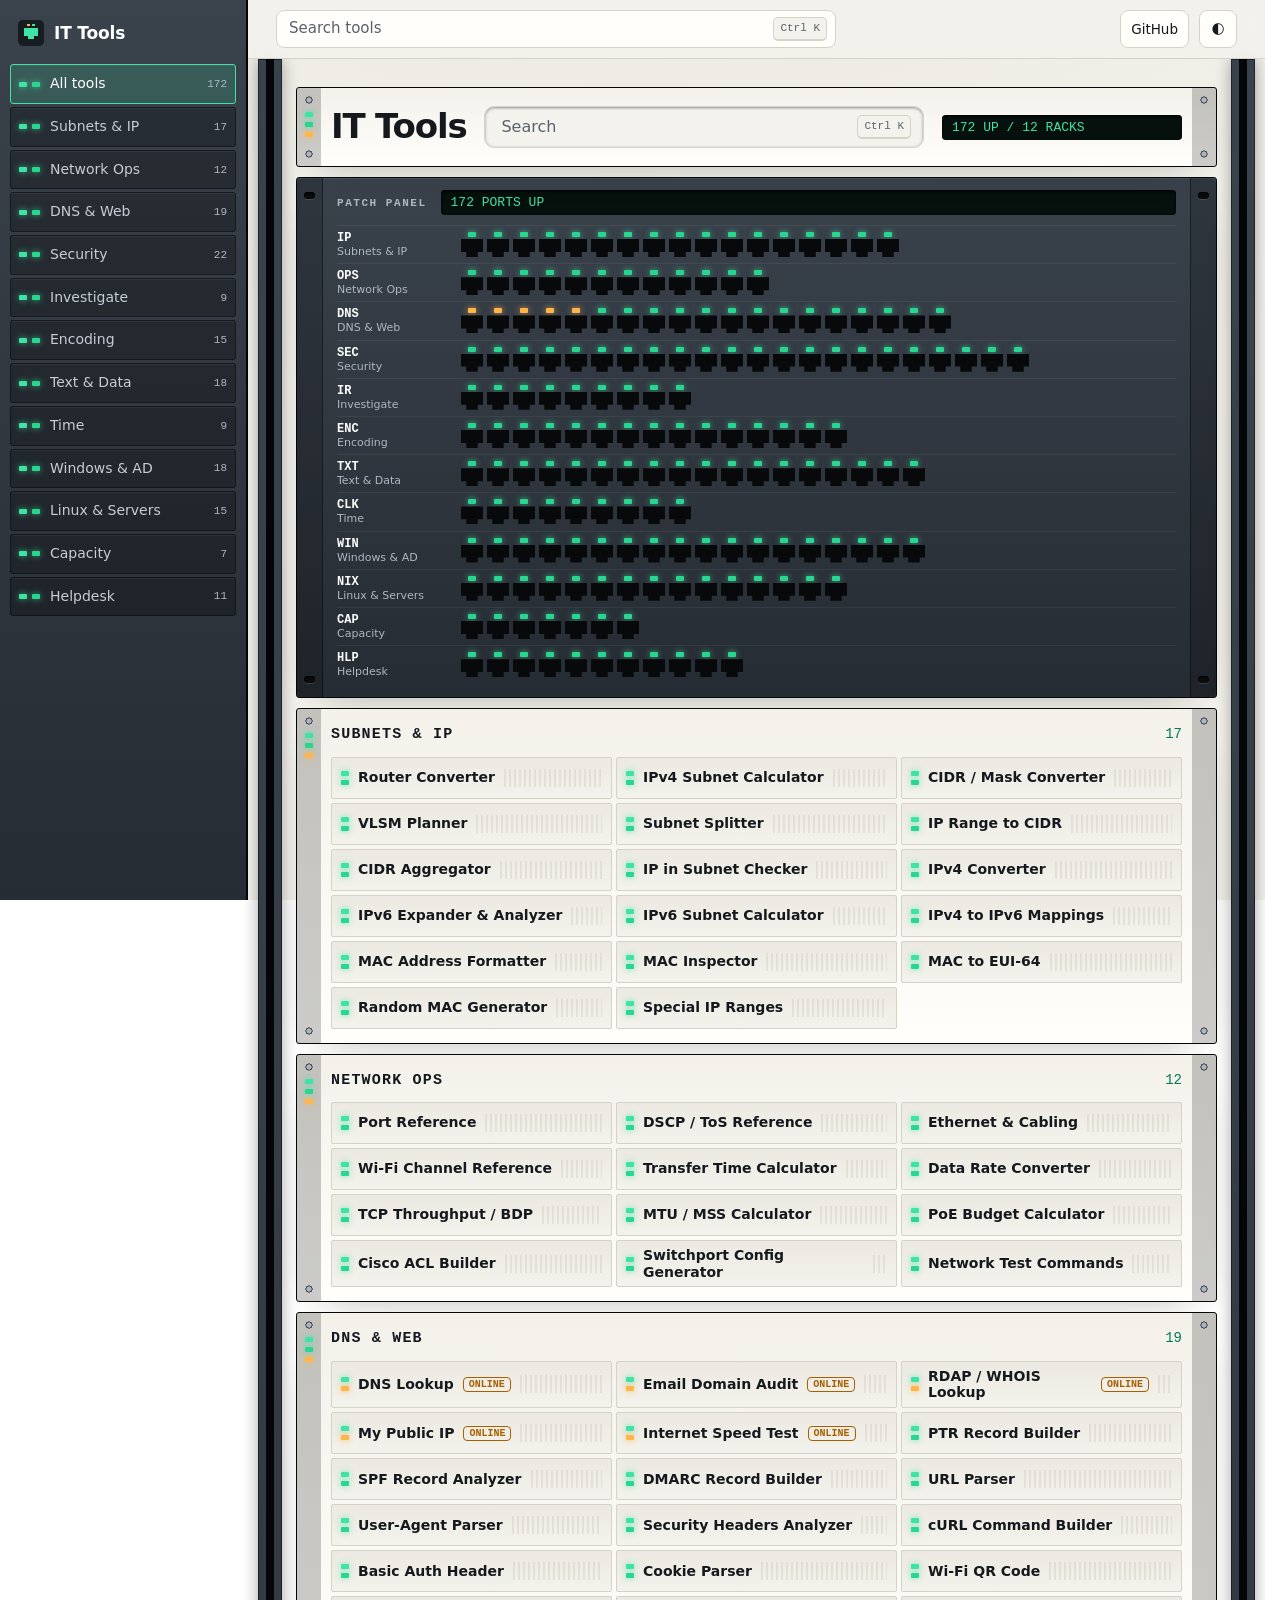
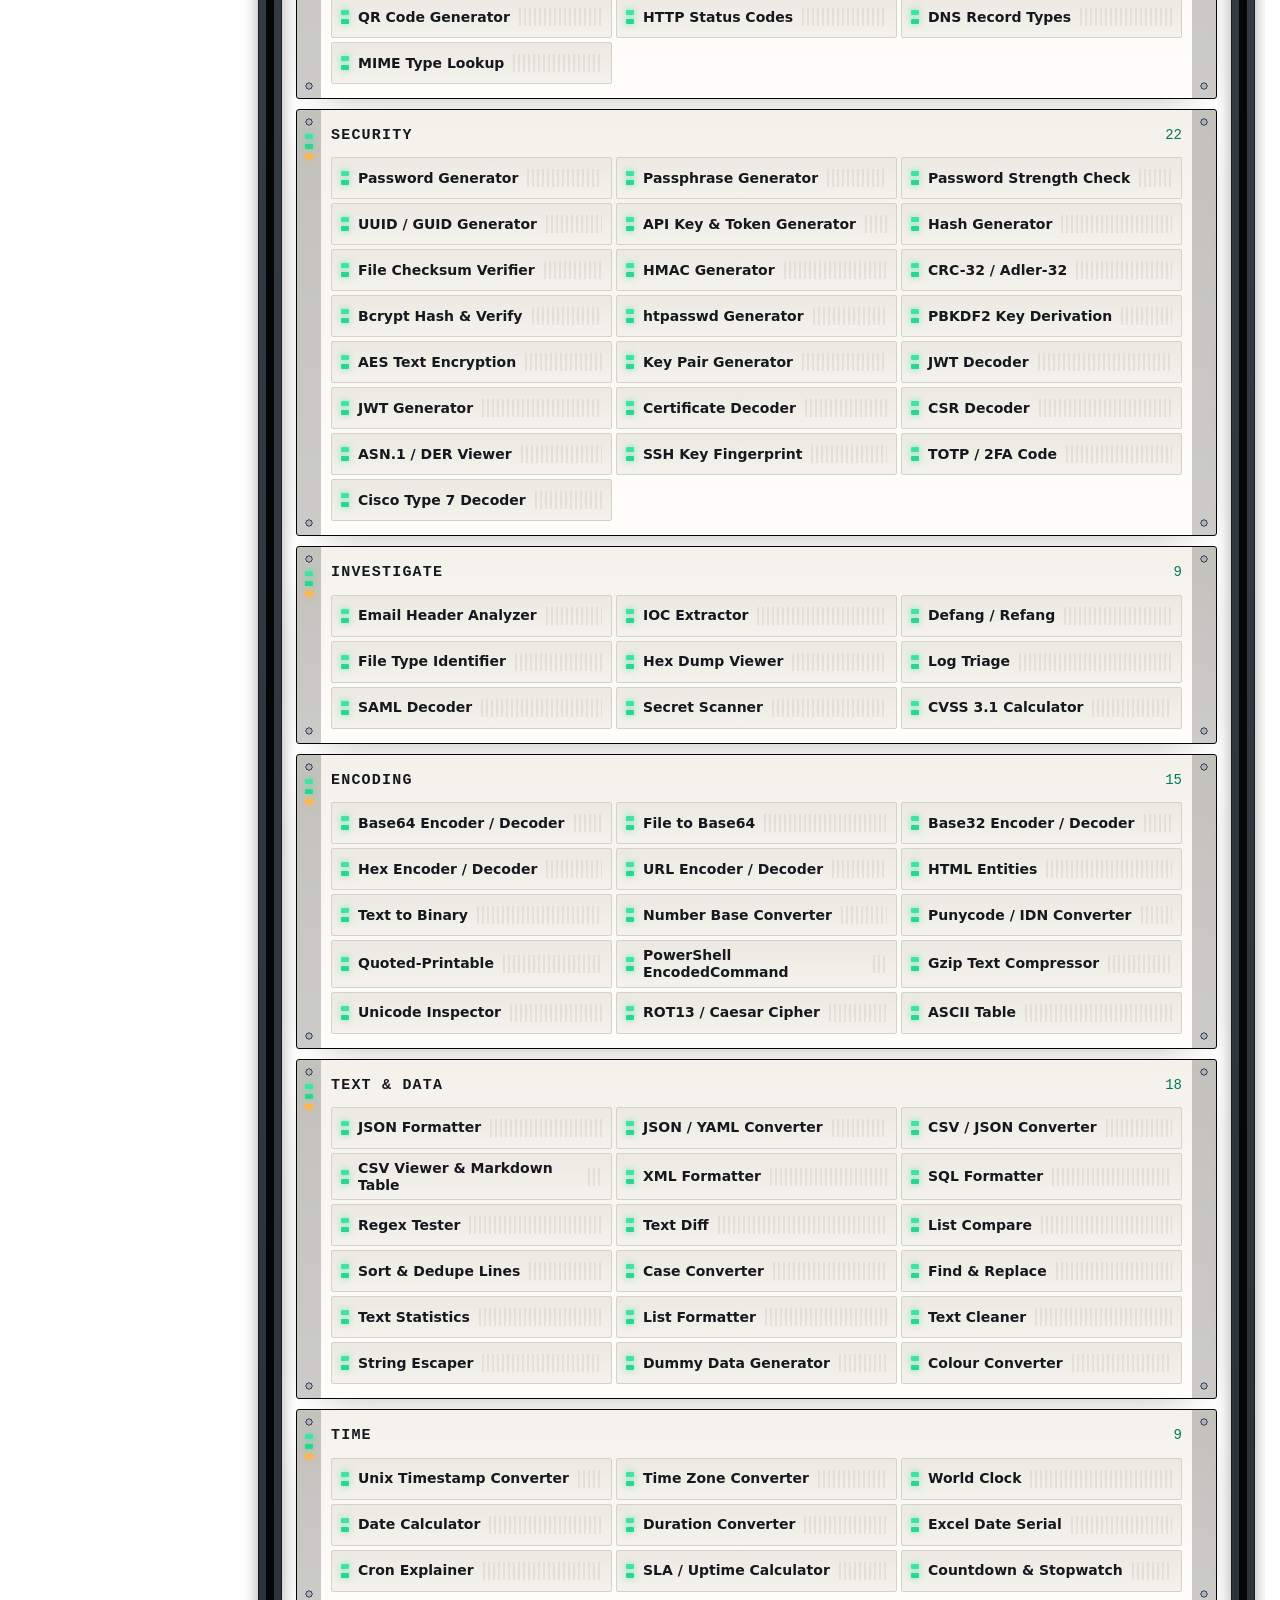
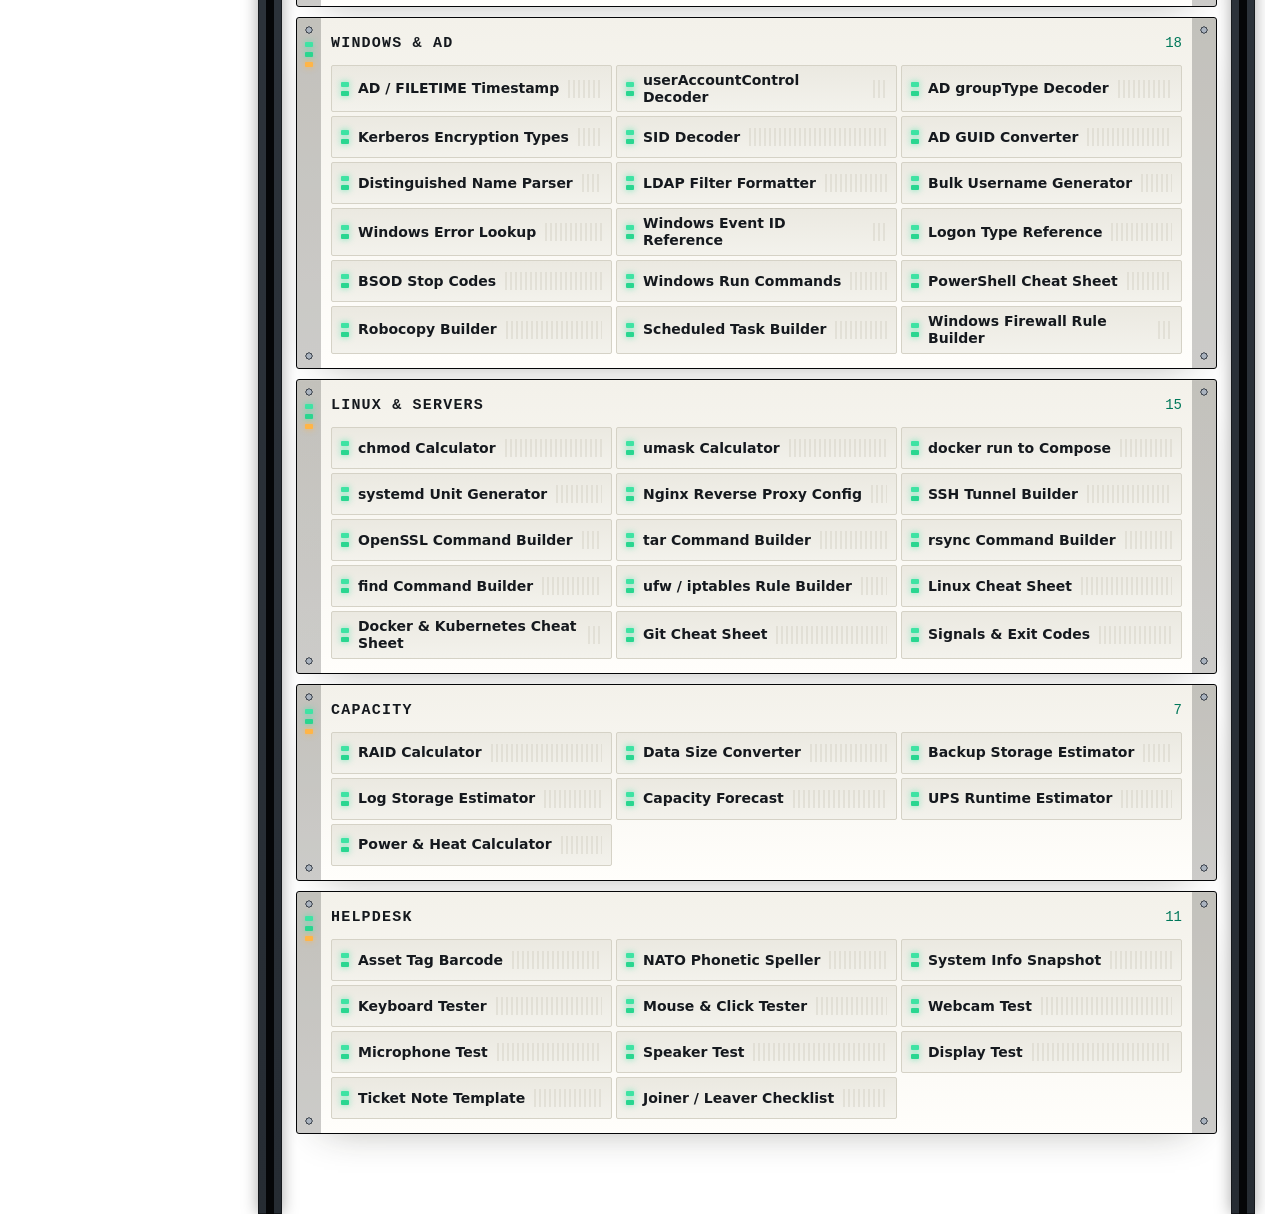
<file: index.html>
<!DOCTYPE html>
<html lang="en">
<head>
  <meta charset="UTF-8">
  <meta name="viewport" content="width=device-width, initial-scale=1.0">
  <meta http-equiv="Content-Security-Policy" content="default-src 'none'; script-src 'self'; style-src 'self'; img-src 'self' data: blob:; media-src 'self' blob: mediastream:; connect-src https://cloudflare-dns.com https://1.1.1.1 https://www.cloudflare.com https://speed.cloudflare.com https://rdap.org https://rdap.verisign.com https://rdap.arin.net https://rdap.db.ripe.net https://rdap.apnic.net https://rdap.lacnic.net https://rdap.afrinic.net https://rdap.nominet.uk https://rdap.publicinterestregistry.org https://pubapi.registry.google; base-uri 'none'; form-action 'none'">
  <meta name="referrer" content="no-referrer">
  <meta name="color-scheme" content="dark light">
  <title>IT Tools</title>
  <link rel="icon" href="assets/icon.svg" type="image/svg+xml">
  <link rel="stylesheet" href="assets/css/app.css">
</head>
<body>
  <a class="skip" href="#main">Skip to content</a>
  <div class="shell">
    <aside class="side" aria-label="Categories">
      <a class="brand" href="#/">
        <svg viewBox="0 0 26 26" aria-hidden="true"><rect width="26" height="26" rx="5" fill="#171c22"/><path d="M6 8h14v8h-4v3h-6v-3H6z" fill="#3fe3a4"/><rect x="9" y="4" width="3" height="2" fill="#ffb547"/><rect x="14" y="4" width="3" height="2" fill="#3fe3a4"/></svg>
        <span>IT Tools</span>
      </a>
      <nav id="nav"></nav>
    </aside>
    <div class="wrap">
      <div class="top">
        <button class="icon-btn" id="menu-btn" type="button" aria-label="Open categories">☰</button>
        <button id="open-search" type="button"><span>Search tools</span><kbd>Ctrl K</kbd></button>
        <a class="icon-btn" href="https://github.com/ethereus/IT-Tools" rel="noopener">GitHub</a>
        <button class="icon-btn" id="theme-btn" type="button" aria-label="Switch between light and dark">◐</button>
      </div>
      <main id="main" tabindex="-1">
        <noscript><p>JavaScript required.</p></noscript>
      </main>
    </div>
  </div>
  <div id="scrim"></div>
  <div id="palette" hidden>
    <div class="pal-box" role="dialog" aria-modal="true" aria-label="Search tools">
      <input id="pal-q" type="text" placeholder="Search" autocomplete="off" spellcheck="false" role="combobox" aria-expanded="true" aria-controls="pal-list">
      <div id="pal-list" role="listbox"></div>
    </div>
  </div>
  <div id="toast" role="status" aria-live="polite"></div>

  <script src="assets/vendor/qrcode.js"></script>
  <script src="assets/vendor/js-yaml.min.js"></script>
  <script src="assets/vendor/bcrypt.min.js"></script>
  <script src="assets/js/core.js"></script>
  <script src="assets/js/tools-network.js"></script>
  <script src="assets/js/tools-web.js"></script>
  <script src="assets/js/tools-security.js"></script>
  <script src="assets/js/tools-encode.js"></script>
  <script src="assets/js/tools-ops.js"></script>
  <script src="assets/js/custom.js"></script>
  <script src="assets/js/app.js"></script>
</body>
</html>
</file>
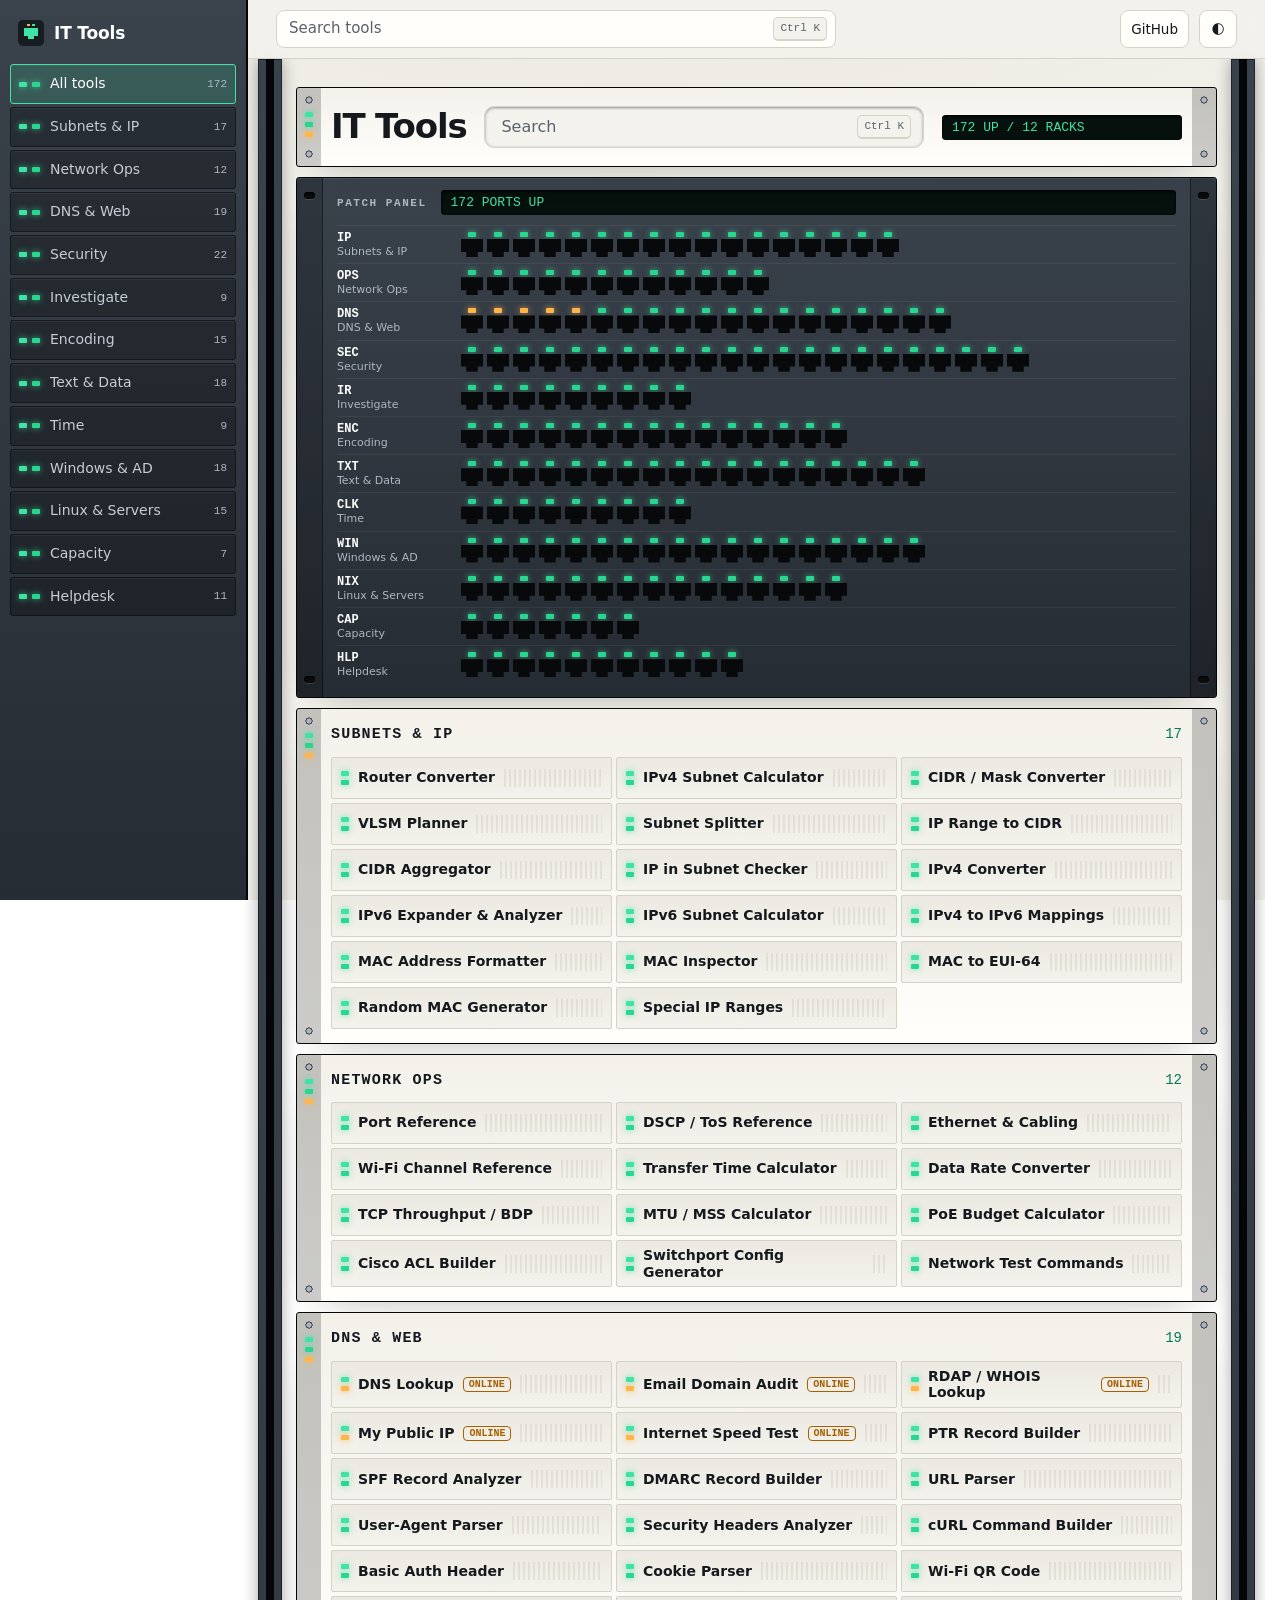
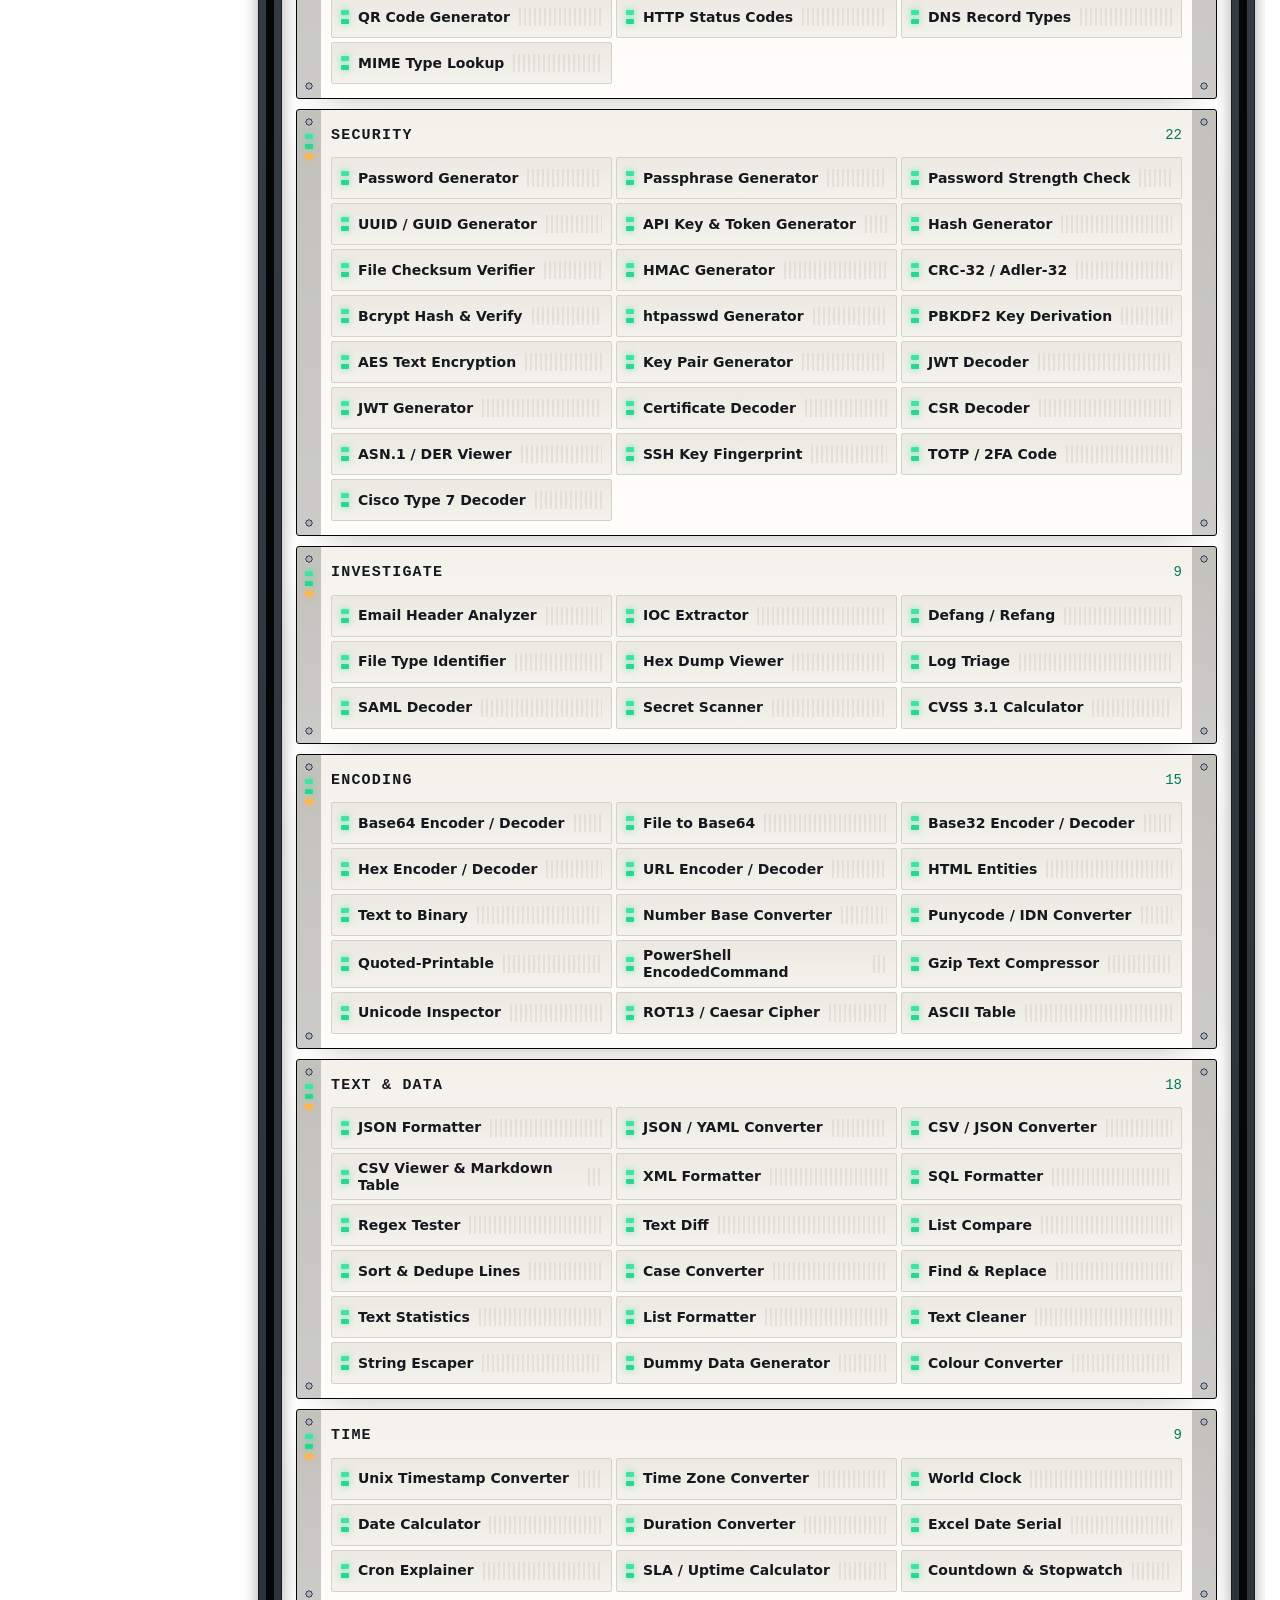
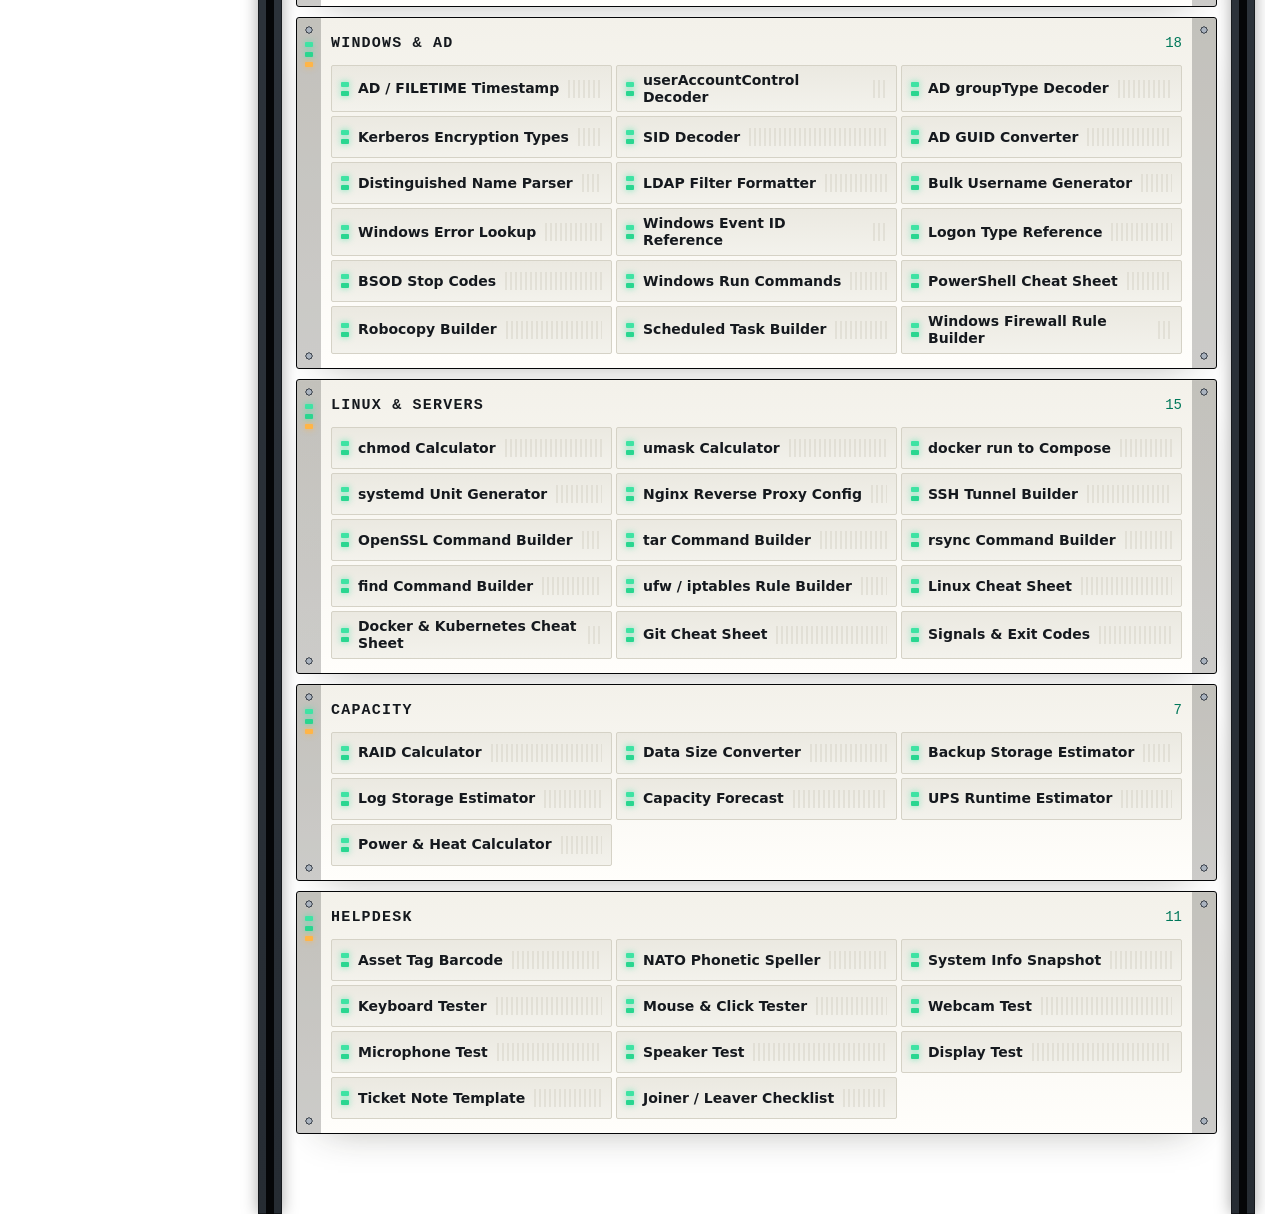
<file: pages/index.html>
<!DOCTYPE html>
<html lang="en">
<head>
    <meta charset="UTF-8">
    <meta name="viewport" content="width=device-width, initial-scale=1.0">
    <meta http-equiv="refresh" content="0; url=../index.html">
    <title>IT Tools</title>
    <link rel="stylesheet" href="../assets/css/app.css">
</head>
<body class="redirect">
    <p class="unit"><span class="leds"><i class="led pwr"></i><i class="led act"></i></span><a href="../index.html">IT Tools</a></p>
</body>
</html>
</file>
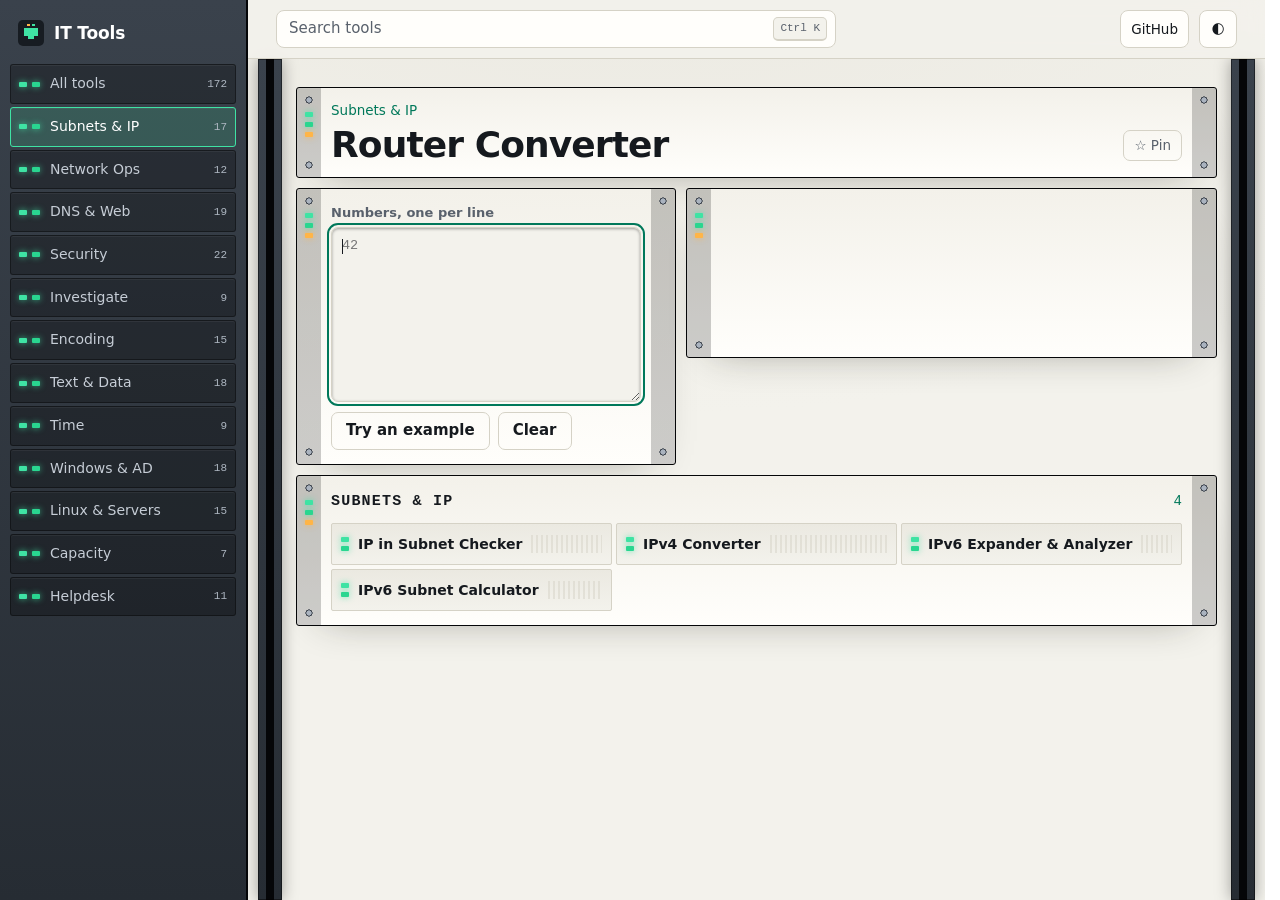
<file: pages/RouterConverter.html>
<!DOCTYPE html>
<html lang="en">
<head>
  <meta charset="UTF-8">
  <meta name="viewport" content="width=device-width, initial-scale=1.0">
  <meta http-equiv="refresh" content="0; url=../index.html#/router-converter">
  <title>Router Converter</title>
  <link rel="stylesheet" href="../assets/css/app.css">
</head>
<body class="redirect">
  <p class="unit"><span class="leds"><i class="led pwr"></i><i class="led act"></i></span><a href="../index.html#/router-converter">Router Converter</a></p>
</body>
</html>
</file>
<file: assets/css/app.css>
:root {
  color-scheme: dark;
  --bg: #0d1014;
  --bg-2: #12161b;
  --panel: #171c22;
  --panel-2: #1e242c;
  --line: #2b323c;
  --text: #e8ebef;
  --muted: #9aa4b1;
  --accent: #3fe3a4;
  --accent-ink: #06281c;
  --amber: #ffb547;
  --bad: #ff7a70;
  --warn: #ffc25a;
  --ok: #3fe3a4;
  --steel-1: #2a3038;
  --steel-2: #1a1f25;
  --jack: #07090b;
  --shadow: 0 18px 40px -24px rgba(0, 0, 0, .8);
  --mono: "Cascadia Code", "Cascadia Mono", "JetBrains Mono", ui-monospace, Consolas, "Liberation Mono", monospace;
  --sans: "Segoe UI Variable Text", "Segoe UI", system-ui, -apple-system, "Helvetica Neue", Arial, sans-serif;
  --r: 10px;
}
:root[data-theme="light"] { color-scheme: light; }
:root[data-theme="light"], :root:not([data-theme]) { }
@media (prefers-color-scheme: light) {
  :root:not([data-theme="dark"]) {
    color-scheme: light;
    --bg: #f3f2ec;
    --bg-2: #ebe9e1;
    --panel: #fffefb;
    --panel-2: #f3f1ea;
    --line: #d5d2c6;
    --text: #15191e;
    --muted: #59616c;
    --accent: #00785a;
    --accent-ink: #ffffff;
    --amber: #a75f00;
    --bad: #b42318;
    --warn: #8a5a00;
    --ok: #00785a;
    --steel-1: #3a424c;
    --steel-2: #262c33;
    --shadow: 0 18px 40px -28px rgba(30, 30, 20, .45);
  }
}
:root[data-theme="light"] {
  --bg: #f3f2ec;
  --bg-2: #ebe9e1;
  --panel: #fffefb;
  --panel-2: #f3f1ea;
  --line: #d5d2c6;
  --text: #15191e;
  --muted: #59616c;
  --accent: #00785a;
  --accent-ink: #ffffff;
  --amber: #a75f00;
  --bad: #b42318;
  --warn: #8a5a00;
  --ok: #00785a;
  --steel-1: #3a424c;
  --steel-2: #262c33;
  --shadow: 0 18px 40px -28px rgba(30, 30, 20, .45);
}

* { box-sizing: border-box; }
html { -webkit-text-size-adjust: 100%; scrollbar-gutter: stable; }
body { margin: 0; background: var(--bg); color: var(--text); font: 15px/1.55 var(--sans); }
[hidden] { display: none !important; }
a { color: inherit; }
h1, h2, h3, p { margin: 0; }
button, input, select, textarea { font: inherit; color: inherit; }
code, pre, kbd, .mono { font-family: var(--mono); font-variant-ligatures: none; }
:focus-visible { outline: 2px solid var(--accent); outline-offset: 2px; }
.offscreen { position: absolute; width: 1px; height: 1px; opacity: 0; pointer-events: none; }
.skip { position: absolute; left: -999px; top: 8px; background: var(--accent); color: var(--accent-ink); padding: 8px 12px; border-radius: 6px; z-index: 50; }
.skip:focus { left: 8px; }

/* ---------- Shell ---------- */
.shell { display: grid; grid-template-columns: 248px minmax(0, 1fr); min-height: 100vh; }
.side { position: sticky; top: 0; height: 100vh; overflow-y: auto; border-right: 1px solid var(--line); background: var(--bg-2); padding: 16px 10px; display: flex; flex-direction: column; gap: 14px; }
.brand { display: flex; align-items: center; gap: 10px; padding: 4px 8px; text-decoration: none; font-weight: 700; font-size: 17px; letter-spacing: -.01em; }
.brand svg { width: 26px; height: 26px; flex: none; }
#nav { display: flex; flex-direction: column; gap: 1px; }
#nav a { display: flex; align-items: center; gap: 10px; padding: 7px 8px; border-radius: 7px; text-decoration: none; color: var(--muted); font-size: 14px; }
#nav a:hover { color: var(--text); background: var(--panel); }
#nav a.on { color: var(--text); background: var(--panel-2); }
#nav a span:nth-child(2) { flex: 1; }
.nav-code { font: 600 11px/1 var(--mono); width: 28px; color: var(--accent); }
#nav small { font: 11px var(--mono); color: var(--muted); }
.side-foot { margin-top: auto; padding: 10px 8px 2px; font-size: 12.5px; color: var(--muted); border-top: 1px solid var(--line); }
.side-foot b { color: var(--text); font-weight: 600; }

.wrap { min-width: 0; display: flex; flex-direction: column; }
.top { position: sticky; top: 0; z-index: 10; display: flex; align-items: center; gap: 10px; padding: 10px 28px; background: color-mix(in srgb, var(--bg) 88%, transparent); backdrop-filter: blur(10px); border-bottom: 1px solid var(--line); }
#open-search { flex: 1; max-width: 560px; display: flex; align-items: center; justify-content: space-between; gap: 10px; height: 38px; padding: 0 8px 0 12px; border-radius: 8px; border: 1px solid var(--line); background: var(--panel); color: var(--muted); cursor: pointer; text-align: left; }
#open-search:hover { border-color: var(--muted); }
kbd { font-size: 11px; border: 1px solid var(--line); border-bottom-width: 2px; border-radius: 5px; padding: 2px 6px; color: var(--muted); background: var(--bg); white-space: nowrap; }
.icon-btn { height: 38px; min-width: 38px; padding: 0 10px; display: inline-flex; align-items: center; justify-content: center; border: 1px solid var(--line); background: var(--panel); border-radius: 8px; cursor: pointer; }
.icon-btn:hover { border-color: var(--muted); }
#menu-btn { display: none; }
.top a.icon-btn { text-decoration: none; font-size: 13.5px; margin-left: auto; }
main { padding: 28px 28px 80px; width: 100%; max-width: 1320px; margin: 0 auto; flex: 1; }

/* ---------- Home ---------- */
.hero { padding: 26px 0 26px; }
.hero h1 { font-size: clamp(34px, 5.4vw, 62px); line-height: 1.04; letter-spacing: -.035em; font-weight: 800; }
.hero h1 em { font-style: normal; color: var(--accent); }
.lede { color: var(--muted); max-width: 68ch; margin-top: 10px; font-size: 16px; }
.hero .lede { font-size: 17.5px; margin-top: 14px; }
.search-hero { margin-top: 20px; width: min(520px, 100%); height: 52px; display: flex; align-items: center; justify-content: space-between; padding: 0 12px 0 16px; background: var(--panel); border: 1px solid var(--line); color: var(--muted); border-radius: 10px; cursor: pointer; font-size: 16px; box-shadow: var(--shadow); }
.search-hero:hover { border-color: var(--accent); color: var(--text); }

/* The patch panel */
.panel { display: flex; background: linear-gradient(180deg, var(--steel-1), var(--steel-2)); border-radius: 6px; box-shadow: var(--shadow), inset 0 1px 0 rgba(255, 255, 255, .09); color: #dfe5ec; margin: 8px 0 34px; }
.ear { flex: 0 0 26px; display: flex; flex-direction: column; justify-content: space-between; align-items: center; padding: 14px 0; background: rgba(0, 0, 0, .18); }
.ear.l { border-radius: 6px 0 0 6px; border-right: 1px solid rgba(0, 0, 0, .4); }
.ear.r { border-radius: 0 6px 6px 0; border-left: 1px solid rgba(0, 0, 0, .4); }
.ear i { width: 11px; height: 7px; border-radius: 4px; background: #0a0c0e; box-shadow: inset 0 1px 2px #000, 0 1px 0 rgba(255, 255, 255, .12); }
.pp-body { flex: 1; min-width: 0; padding: 12px 14px 14px; }
.pp-head { display: flex; align-items: center; gap: 14px; margin-bottom: 10px; flex-wrap: wrap; }
.pp-brand { font: 600 11px var(--mono); letter-spacing: .14em; color: #aeb7c2; }
.lcd { flex: 1; min-width: 220px; font: 13px var(--mono); color: #3fe3a4; background: #06100c; border-radius: 4px; padding: 5px 10px; box-shadow: inset 0 1px 3px #000; white-space: nowrap; overflow: hidden; text-overflow: ellipsis; }
.pp-row { display: flex; gap: 12px; align-items: center; padding: 5px 0; border-top: 1px solid rgba(255, 255, 255, .06); }
.pp-label { flex: 0 0 112px; display: flex; flex-direction: column; text-decoration: none; line-height: 1.2; }
.pp-label b { font: 700 12px var(--mono); color: #fff; }
.pp-label span { font-size: 11px; color: #aeb7c2; white-space: nowrap; overflow: hidden; text-overflow: ellipsis; }
.pp-label:hover span { color: #fff; }
.pp-ports { display: flex; flex-wrap: wrap; gap: 3px 4px; min-width: 0; }
.port { position: relative; width: 22px; height: 25px; display: block; }
.port .jack { position: absolute; left: 0; right: 0; bottom: 0; height: 18px; background: var(--jack); clip-path: polygon(0 0, 100% 0, 100% 72%, 76% 72%, 76% 100%, 24% 100%, 24% 72%, 0 72%); transition: background .12s; }
.port:hover .jack, .port:focus-visible .jack { background: #3fe3a4; }
.led { position: absolute; top: 0; left: 8px; width: 6px; height: 4px; border-radius: 1px; background: #1fb57d; box-shadow: 0 0 5px rgba(63, 227, 164, .55); }
.led.amber { background: #ffb547; box-shadow: 0 0 5px rgba(255, 181, 71, .6); }
.led.act { animation: blink 4.7s steps(1) infinite; }
@keyframes blink { 0%, 86%, 92%, 100% { opacity: 1; } 88%, 95% { opacity: .15; } }

/* ---------- Sections and cards ---------- */
.sec { margin-top: 34px; }
.sec h2 { font-size: 20px; letter-spacing: -.015em; }
.sec h2 a { text-decoration: none; }
.sec h2 a:hover { color: var(--accent); }
.sec-head { display: flex; align-items: baseline; gap: 12px; flex-wrap: wrap; }
.sec-head span { color: var(--muted); font-size: 14px; }
.cards { display: grid; grid-template-columns: repeat(auto-fill, minmax(258px, 1fr)); gap: 10px; margin-top: 12px; }
.card { display: flex; flex-direction: column; gap: 4px; padding: 13px 14px; min-height: 92px; background: var(--panel); border: 1px solid var(--line); border-radius: var(--r); text-decoration: none; transition: border-color .12s, transform .12s; }
.card:hover { border-color: var(--accent); transform: translateY(-1px); }
.card-top { display: flex; align-items: center; gap: 6px; }
.card-top b { font-weight: 650; flex: 1; }
.card-desc { color: var(--muted); font-size: 13.5px; line-height: 1.42; display: -webkit-box; -webkit-line-clamp: 2; -webkit-box-orient: vertical; overflow: hidden; }
.tag { font: 600 10px var(--mono); padding: 1px 5px; border-radius: 4px; color: var(--amber); border: 1px solid currentColor; }
.pin { color: var(--amber); }
.more { display: inline-block; margin-top: 10px; color: var(--accent); font-weight: 600; font-size: 14px; }

/* ---------- Tool page ---------- */
.page-head { margin-bottom: 18px; }
.page-head h1 { font-size: clamp(26px, 3.4vw, 36px); line-height: 1.12; letter-spacing: -.025em; font-weight: 750; }
.crumb { font-size: 13.5px; color: var(--muted); margin-bottom: 4px; }
.crumb a { color: var(--accent); text-decoration: none; }
.crumb a:hover { text-decoration: underline; }
.title-row { display: flex; align-items: center; gap: 12px; justify-content: space-between; flex-wrap: wrap; }
.star { background: none; border: 1px solid var(--line); border-radius: 7px; padding: 4px 10px; cursor: pointer; color: var(--muted); font-size: 13.5px; }
.star:hover { border-color: var(--muted); }
.star.on { color: var(--amber); border-color: var(--amber); }
.badge { display: inline-block; margin-top: 10px; font-size: 12.5px; color: var(--ok); padding-left: 16px; position: relative; }
.badge::before { content: ""; position: absolute; left: 0; top: 6px; width: 8px; height: 8px; border-radius: 2px; background: currentColor; }
.badge.net { color: var(--amber); }
.tool-body { display: grid; grid-template-columns: minmax(300px, 5fr) minmax(0, 7fr); gap: 18px; align-items: start; }
.tool-body.wide { grid-template-columns: minmax(0, 1fr); }
.form { display: grid; grid-template-columns: 1fr 1fr; gap: 12px; padding: 16px; background: var(--panel); border: 1px solid var(--line); border-radius: var(--r); }
.field { min-width: 0; grid-column: span 2; }
.field.t-num, .field.t-select, .field.t-seg, .field.t-check, .field.t-range, .field.t-date, .field.t-color, .field.half { grid-column: span 1; }
.lab { display: block; font-size: 13px; color: var(--muted); margin-bottom: 4px; font-weight: 550; }
.lab b { color: var(--accent); font-family: var(--mono); }
input[type="text"], input[type="number"], input[type="password"], input[type="date"], input[type="datetime-local"], select, textarea { width: 100%; background: var(--bg); border: 1px solid var(--line); border-radius: 7px; padding: 8px 10px; min-height: 38px; }
textarea { resize: vertical; line-height: 1.45; display: block; }
.mono { font-size: 13.5px; }
input:hover, select:hover, textarea:hover { border-color: var(--muted); }
input[type="range"] { width: 100%; accent-color: var(--accent); }
input[type="color"] { width: 100%; height: 38px; padding: 2px; background: var(--bg); border: 1px solid var(--line); border-radius: 7px; cursor: pointer; }
.check { display: flex; align-items: center; gap: 8px; min-height: 30px; font-size: 14px; cursor: pointer; }
.check input { width: 16px; height: 16px; accent-color: var(--accent); flex: none; }
.seg { display: flex; flex-wrap: wrap; border: 1px solid var(--line); border-radius: 7px; overflow: hidden; background: var(--bg); }
.seg button { flex: 1; min-height: 36px; padding: 0 9px; background: none; border: 0; cursor: pointer; font-size: 13.5px; color: var(--muted); white-space: nowrap; }
.seg button:hover { color: var(--text); }
.seg button.on { background: var(--accent); color: var(--accent-ink); font-weight: 650; }
.seg button:focus-visible { outline-offset: -2px; }
.with-btn { display: flex; gap: 6px; }
.drop { display: block; padding: 22px 14px; text-align: center; color: var(--muted); border: 1px dashed var(--line); border-radius: 8px; cursor: pointer; overflow-wrap: anywhere; }
.drop:hover, .drop.over { border-color: var(--accent); color: var(--text); }
input[type="file"]:focus-visible + .drop { outline: 2px solid var(--accent); }
.hint { font-size: 12.5px; color: var(--muted); margin-top: 6px; }
.form-acts { grid-column: span 2; display: flex; gap: 8px; flex-wrap: wrap; align-items: center; }
.form-acts input { width: 110px; }
.form-acts .lab { margin: 0; }
.form-acts select { width: auto; }
.primary, .ghost { min-height: 38px; padding: 0 14px; border-radius: 7px; font-weight: 600; cursor: pointer; border: 1px solid transparent; }
.primary { background: var(--accent); color: var(--accent-ink); }
.primary:hover { filter: brightness(1.08); }
.primary:disabled { opacity: .5; cursor: progress; }
.ghost { background: none; border-color: var(--line); color: var(--text); }
.ghost:hover { border-color: var(--muted); }
.mini { padding: 2px 8px; min-height: 26px; font-size: 12px; background: var(--panel-2); border: 1px solid var(--line); border-radius: 5px; cursor: pointer; color: var(--muted); white-space: nowrap; }
.mini:hover { color: var(--text); border-color: var(--muted); }

/* ---------- Output ---------- */
.output { display: flex; flex-direction: column; gap: 12px; min-width: 0; }
.block { background: var(--panel); border: 1px solid var(--line); border-radius: var(--r); padding: 14px; min-width: 0; display: flex; flex-direction: column; gap: 10px; }
.block-head h3 { font-size: 14px; font-weight: 650; }
.block-foot { display: flex; align-items: center; justify-content: space-between; gap: 10px; font-size: 12.5px; color: var(--muted); }
.acts { display: flex; gap: 6px; }
.empty { display: flex; align-items: center; justify-content: center; min-height: 170px; padding: 20px; color: var(--muted); border: 1px dashed var(--line); border-radius: var(--r); text-align: center; }
.note { padding: 9px 12px; border-radius: 7px; border-left: 3px solid var(--muted); background: var(--panel-2); font-size: 14px; overflow-wrap: anywhere; }
.note.ok { border-color: var(--ok); }
.note.warn { border-color: var(--warn); }
.note.bad { border-color: var(--bad); }
.block > .note:only-child { margin: -14px; border-radius: var(--r); border-top: 0; border-right: 0; border-bottom: 0; }
pre.out, pre.diff { margin: 0; padding: 12px; background: var(--bg); border: 1px solid var(--line); border-radius: 7px; overflow: auto; max-height: 60vh; font-size: 13px; line-height: 1.5; white-space: pre-wrap; overflow-wrap: anywhere; }
.diff span { display: block; }
.diff .add { background: color-mix(in srgb, var(--ok) 18%, transparent); }
.diff .del { background: color-mix(in srgb, var(--bad) 18%, transparent); }
.kv { display: flex; flex-direction: column; }
.kv-row { display: grid; grid-template-columns: minmax(110px, 200px) minmax(0, 1fr) auto; gap: 10px; align-items: baseline; padding: 6px 0; border-top: 1px solid var(--line); }
.kv-row:first-child { border-top: 0; padding-top: 0; }
.kv-row .k { color: var(--muted); font-size: 13.5px; }
.kv-row .v { font-size: 13.5px; overflow-wrap: anywhere; white-space: pre-wrap; }
.kv-row .mini { opacity: .55; }
.kv-row:hover .mini, .kv-row .mini:focus-visible { opacity: 1; }
.table-wrap { overflow: auto; max-height: 68vh; border: 1px solid var(--line); border-radius: 7px; }
table { border-collapse: collapse; width: 100%; font-size: 13.5px; }
th { position: sticky; top: 0; background: var(--panel-2); text-align: left; font-weight: 600; font-size: 12.5px; color: var(--muted); }
th, td { padding: 6px 10px; border-bottom: 1px solid var(--line); vertical-align: top; overflow-wrap: anywhere; }
td { font-family: var(--mono); font-size: 13px; }
tbody tr:last-child td { border-bottom: 0; }
tbody tr:hover td { background: var(--panel-2); }
.bigval { font: 700 clamp(30px, 6vw, 52px)/1.1 var(--mono); letter-spacing: .02em; color: var(--accent); overflow-wrap: anywhere; }
.bigval.small { font: 650 19px/1.35 var(--sans); letter-spacing: 0; color: var(--text); }
.bigbar { display: flex; }
.meter-row { display: flex; justify-content: space-between; gap: 10px; font-size: 14px; }
.meter-row b { font-family: var(--mono); font-size: 13.5px; }
.meter { height: 8px; border-radius: 4px; background: var(--bg); overflow: hidden; }
.meter.tall { height: 20px; }
.meter i { display: block; height: 100%; background: var(--ok); transition: width .1s; }
.meter i.warn { background: var(--warn); }
.meter i.bad { background: var(--bad); }
.bits { display: flex; flex-wrap: wrap; gap: 8px; font: 15px var(--mono); }
.octet { display: inline-flex; }
.octet i { font-style: normal; width: 1.25em; text-align: center; padding: 3px 0; }
.octet i.n { background: color-mix(in srgb, var(--accent) 24%, transparent); color: var(--text); }
.octet i.h { background: var(--bg); color: var(--muted); }
.bits-key { display: flex; gap: 14px; margin-top: 6px; font-size: 12.5px; color: var(--muted); }
.bits-key .n { color: var(--accent); }
.svgbox { background: #fff; padding: 12px; border-radius: 8px; width: min(320px, 100%); margin: 0 auto; }
.svgbox.wide { width: min(520px, 100%); }
.svgbox img { display: block; width: 100%; height: auto; }
.related { margin-top: 42px; }

/* ---------- Custom stages ---------- */
.stage { display: flex; flex-direction: column; gap: 12px; }
.stage .form-acts { grid-column: auto; }
.stats { display: grid; grid-template-columns: repeat(auto-fit, minmax(120px, 1fr)); gap: 10px; }
.stat { display: flex; flex-direction: column; gap: 2px; padding: 12px; background: var(--panel); border: 1px solid var(--line); border-radius: var(--r); }
.stat span { font-size: 12.5px; color: var(--muted); }
.stat b { font: 700 24px var(--mono); }
.stat.hit { border-color: var(--accent); }
.pad { display: flex; align-items: center; justify-content: center; min-height: 240px; padding: 16px; text-align: center; color: var(--muted); background: var(--panel); border: 1px dashed var(--line); border-radius: var(--r); user-select: none; cursor: crosshair; }
.video { width: 100%; max-width: 760px; aspect-ratio: 16/9; background: #000; border-radius: var(--r); transform: scaleX(-1); }
.clock { font: 700 clamp(44px, 12vw, 104px)/1 var(--mono); letter-spacing: .02em; color: var(--accent); padding: 22px 0; font-variant-numeric: tabular-nums; }
.clock.done { color: var(--bad); }
.laps { margin: 0; padding-left: 24px; font-family: var(--mono); color: var(--muted); }
.tool-meta { display: flex; align-items: center; gap: 14px; flex-wrap: wrap; font-size: 14px; color: var(--muted); }
.tool-meta b { color: var(--accent); font-family: var(--mono); }
.tool-meta .v { flex: 1; min-width: 200px; font-size: 13px; color: var(--text); }
.kbd { display: flex; flex-direction: column; gap: 4px; padding: 12px; background: var(--panel); border: 1px solid var(--line); border-radius: var(--r); overflow-x: auto; }
.kbd-row { display: flex; gap: 4px; min-width: 720px; }
.key { flex: 1 1 0; min-width: 0; height: 40px; display: flex; align-items: center; justify-content: center; font: 11px var(--mono); color: var(--muted); background: var(--bg); border: 1px solid var(--line); border-radius: 5px; overflow: hidden; }
.key.hit { background: color-mix(in srgb, var(--accent) 22%, var(--bg)); color: var(--text); border-color: var(--accent); }
.key.down { background: var(--accent); color: var(--accent-ink); }
.screen-stage { height: 160px; border-radius: var(--r); border: 1px solid var(--line); cursor: pointer; }
.screen-stage:fullscreen { border: 0; border-radius: 0; cursor: none; }
.screen-stage[data-p="white"] { background: #fff; }
.screen-stage[data-p="black"] { background: #000; }
.screen-stage[data-p="red"] { background: #f00; }
.screen-stage[data-p="green"] { background: #0f0; }
.screen-stage[data-p="blue"] { background: #00f; }
.screen-stage[data-p="ramp"] { background: linear-gradient(90deg, #000, #fff); }
.screen-stage[data-p="check"] { background: repeating-conic-gradient(#000 0 25%, #fff 0 50%) 0 0 / 32px 32px; }

/* ---------- Palette ---------- */
#palette { position: fixed; inset: 0; z-index: 40; background: rgba(5, 7, 9, .6); backdrop-filter: blur(3px); padding: 11vh 16px 16px; }
.pal-box { max-width: 620px; margin: 0 auto; background: var(--panel); border: 1px solid var(--line); border-radius: 12px; box-shadow: 0 30px 80px -20px rgba(0, 0, 0, .7); overflow: hidden; }
#pal-q { width: 100%; height: 54px; padding: 0 16px; border: 0; border-bottom: 1px solid var(--line); border-radius: 0; background: none; font-size: 17px; outline: 0; }
#pal-list { max-height: 54vh; overflow-y: auto; padding: 6px; }
#pal-list a { display: flex; align-items: center; gap: 12px; padding: 8px 10px; border-radius: 8px; text-decoration: none; }
#pal-list a.on { background: var(--panel-2); box-shadow: inset 2px 0 0 var(--accent); }
.pal-code { font: 600 11px var(--mono); color: var(--accent); width: 30px; flex: none; }
.pal-txt { min-width: 0; display: flex; flex-direction: column; }
.pal-txt b { font-weight: 600; }
.pal-txt small { color: var(--muted); white-space: nowrap; overflow: hidden; text-overflow: ellipsis; }
.pal-none { padding: 22px; text-align: center; color: var(--muted); }
#toast { position: fixed; left: 50%; bottom: 26px; transform: translate(-50%, 20px); opacity: 0; pointer-events: none; z-index: 60; background: var(--text); color: var(--bg); padding: 7px 14px; border-radius: 7px; font-weight: 600; font-size: 14px; transition: opacity .15s, transform .15s; }
#toast.on { opacity: 1; transform: translate(-50%, 0); }
#scrim { display: none; }

/* ---------- Rack ---------- */
body { background: radial-gradient(120% 80% at 50% -10%, var(--bg-2), var(--bg) 70%) fixed; }
main { position: relative; padding-inline: 48px; display: flex; flex-direction: column; gap: 10px; }
main::before, main::after {
  content: ""; position: absolute; top: 0; bottom: 0; width: 24px; z-index: 1; pointer-events: none;
  background:
    linear-gradient(#050608, #050608) 8px 6px / 8px 8px repeat-y,
    linear-gradient(180deg, var(--steel-1), var(--steel-2)) 0 0 / 100% 100%;
  background-size: 8px 15px, 100% 100%;
  box-shadow: inset 0 0 0 1px rgba(0, 0, 0, .45), 0 0 16px rgba(0, 0, 0, .35);
}
main::before { left: 10px; }
main::after { right: 10px; }
.side { background: linear-gradient(180deg, var(--steel-1), var(--steel-2)); color: #e8ebef; border-right: 2px solid #050608; }
.side .brand { color: #fff; }
#nav { gap: 3px; }
#nav a { color: #c6cdd6; padding: 8px 8px; gap: 5px; background: rgba(0, 0, 0, .28); border: 1px solid rgba(0, 0, 0, .4); border-radius: 3px; box-shadow: inset 0 1px 0 rgba(255, 255, 255, .05); }
#nav a:hover { color: #fff; background: rgba(0, 0, 0, .4); }
#nav a.on { color: #fff; background: rgba(63, 227, 164, .16); border-color: #3fe3a4; }
#nav a span:nth-child(2) { flex: none; }
.nav-name { flex: 1 !important; margin-left: 5px; }
#nav small { color: #aeb7c2; }

.unit {
  --sc: radial-gradient(circle at 50% 50%, #aab3bf 0 2.4px, #3b424c 2.8px 3.4px, transparent 3.8px);
  position: relative;
  background:
    var(--sc) 7px 7px / 10px 10px no-repeat,
    var(--sc) right 7px top 7px / 10px 10px no-repeat,
    var(--sc) 7px calc(100% - 7px) / 10px 10px no-repeat,
    var(--sc) right 7px bottom 7px / 10px 10px no-repeat,
    linear-gradient(90deg, rgba(0, 0, 0, .2) 24px, transparent 24px calc(100% - 24px), rgba(0, 0, 0, .2) calc(100% - 24px)),
    linear-gradient(180deg, var(--panel-2), var(--panel));
  border: 1px solid #050608;
  border-radius: 3px;
  box-shadow: var(--shadow), inset 0 1px 0 rgba(255, 255, 255, .06);
  padding: 14px 34px;
}
.leds { position: absolute; left: 8px; top: 24px; display: flex; flex-direction: column; gap: 5px; }
.led { position: static; display: block; flex: none; width: 8px; height: 5px; border-radius: 1px; background: #29d690; box-shadow: 0 0 6px rgba(63, 227, 164, .75); }
.led.pwr { background: #3fe3a4; }
.led.amber { background: #ffb547; box-shadow: 0 0 6px rgba(255, 181, 71, .8); }
.led.act { animation: blink 3s steps(1) infinite; }
@keyframes blink { 0%, 100% { opacity: 1; } 12% { opacity: .12; } 19% { opacity: 1; } 43% { opacity: .12; } 47% { opacity: 1; } 71% { opacity: .2; } 78% { opacity: 1; } 91% { opacity: .12; } }
body.busy .led.act, .empty.busy .led.act { animation-duration: .22s !important; }
.port .led { position: absolute; top: 0; left: 7px; }

.hero { display: grid; grid-template-columns: auto minmax(0, 1fr) minmax(170px, 240px); gap: 18px; align-items: center; padding-block: 18px; }
.hero h1 { font-size: clamp(24px, 3vw, 34px); white-space: nowrap; }
.search-hero { margin: 0; width: 100%; height: 42px; box-shadow: inset 0 1px 3px rgba(0, 0, 0, .4); background: var(--bg); }
.lcd { min-width: 0; }
.panel { margin: 0; border-radius: 3px; border: 1px solid #050608; }
.sec { margin: 0; }
.sec-head { justify-content: space-between; margin-bottom: 10px; }
.sec h2 { font-size: 15px; font-family: var(--mono); text-transform: uppercase; letter-spacing: .08em; }
.count { font: 12px var(--mono); color: var(--accent) !important; }
.cards { margin: 0; grid-template-columns: repeat(auto-fill, minmax(230px, 1fr)); gap: 4px; }
.card { flex-direction: row; align-items: center; gap: 9px; min-height: 42px; padding: 6px 9px; background: linear-gradient(180deg, var(--bg-2), var(--bg)); border: 1px solid var(--line); border-radius: 2px; font-size: 14px; }
.card b { flex: 0 1 auto; font-weight: 600; line-height: 1.2; min-width: 0; }
.card:hover { transform: none; }
.card:hover b { color: var(--accent); }
.bay { display: flex; flex-direction: column; gap: 4px; flex: none; }
.vent { flex: 1; min-width: 14px; height: 18px; margin-left: auto; opacity: .5; background: repeating-linear-gradient(90deg, var(--line) 0 2px, transparent 2px 5px); }
.vent.wide { height: 60%; width: 100%; opacity: .35; }
.page-head { margin: 0; padding-block: 12px; }
.title-side { display: inline-flex; gap: 8px; align-items: center; }
.title-row .lcd { flex: 0 1 200px; min-width: 90px; text-align: right; }
.tool-body { gap: 10px; }
.form, .block { background-color: transparent; }
.form { gap: 10px; }
.form .leds { grid-column: auto; }
.empty { min-height: 170px; border-style: solid; }
.block > .note { margin: 0; }
.output { gap: 10px; }
input[type="text"], input[type="number"], input[type="password"], input[type="date"], input[type="datetime-local"], select, textarea, pre.out, pre.diff { box-shadow: inset 0 1px 3px rgba(0, 0, 0, .35); }
.stat { position: relative; padding-left: 26px; border-color: #050608; border-radius: 3px; background: linear-gradient(180deg, var(--panel-2), var(--panel)); }
.stat .leds { top: 12px; }
.redirect { display: grid; place-items: center; min-height: 100vh; }
.redirect .unit { min-width: 280px; text-align: center; }
.redirect .leds { top: 12px; }

/* ---------- Narrow screens ---------- */
@media (max-width: 1040px) {
  .tool-body { grid-template-columns: minmax(0, 1fr); }
}
@media (max-width: 820px) {
  .shell { grid-template-columns: minmax(0, 1fr); }
  .side { position: fixed; left: 0; top: 0; z-index: 30; width: 260px; transform: translateX(-100%); transition: transform .18s; }
  body.menu .side { transform: none; }
  body.menu #scrim { display: block; position: fixed; inset: 0; z-index: 25; background: rgba(0, 0, 0, .5); }
  #menu-btn { display: inline-flex; }
  .top { padding: 10px 16px; }
  .top a.icon-btn { display: none; }
  #open-search kbd { display: none; }
  main { padding: 18px 16px 60px; }
  main::before, main::after { display: none; }
  .hero { grid-template-columns: minmax(0, 1fr); }
  .unit { padding-inline: 28px; }
  .ear { flex-basis: 14px; }
  .ear i { width: 7px; }
  .pp-body { padding: 10px; }
  .pp-row { flex-direction: column; align-items: flex-start; gap: 4px; }
  .pp-label { flex-basis: auto; flex-direction: row; gap: 8px; align-items: baseline; }
  .search-hero kbd { display: none; }
  .form { grid-template-columns: 1fr; }
  .field, .field.t-num, .field.t-select, .field.t-seg, .field.t-check, .field.t-range, .field.t-date, .field.t-color, .field.half, .form-acts { grid-column: span 1; }
  .kv-row { grid-template-columns: minmax(0, 1fr) auto; }
  .kv-row .k { grid-column: 1 / -1; }
}
@media (prefers-reduced-motion: reduce) {
  *, *::before, *::after { animation: none !important; transition: none !important; }
}
@media print {
  .side, .top, .form, .page-head, .related, .block-foot, .note { display: none !important; }
  .shell { display: block; }
  body { background: #fff; }
  .block { border: 0; }
}
</file>
